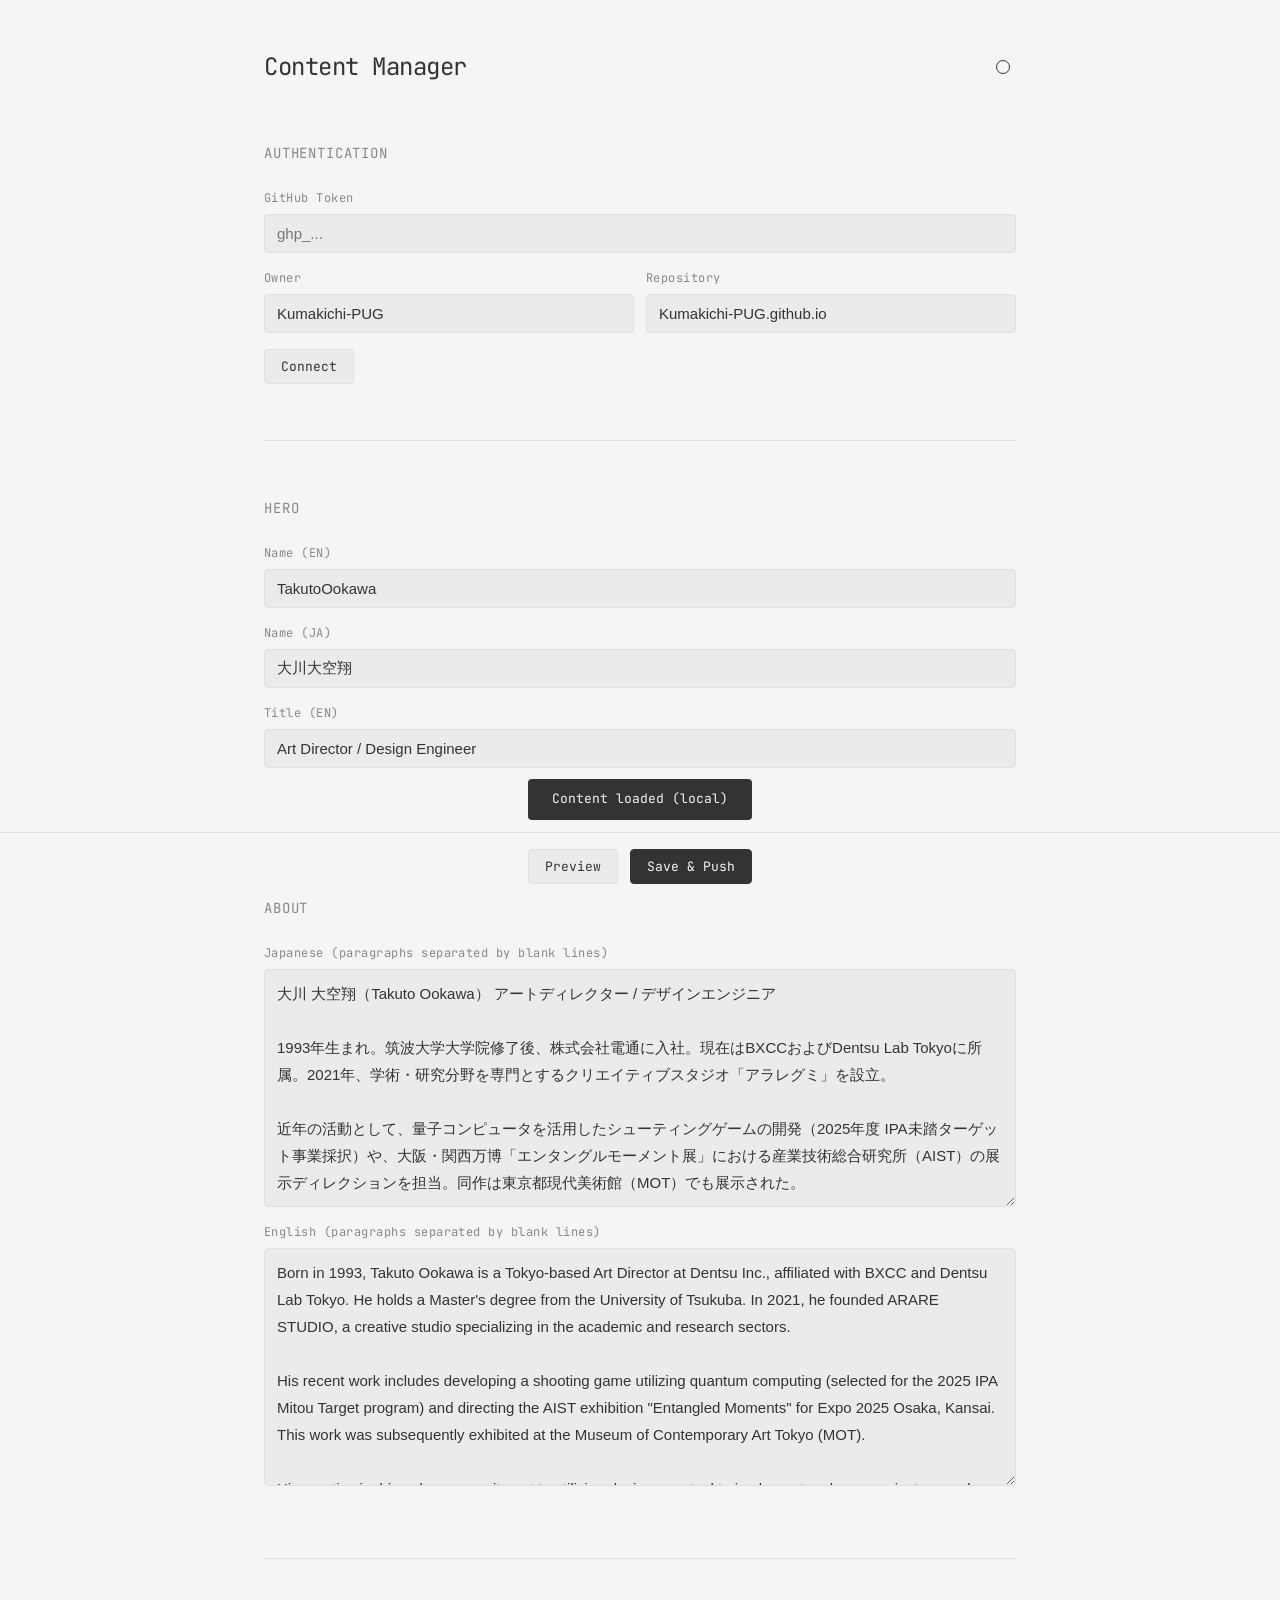
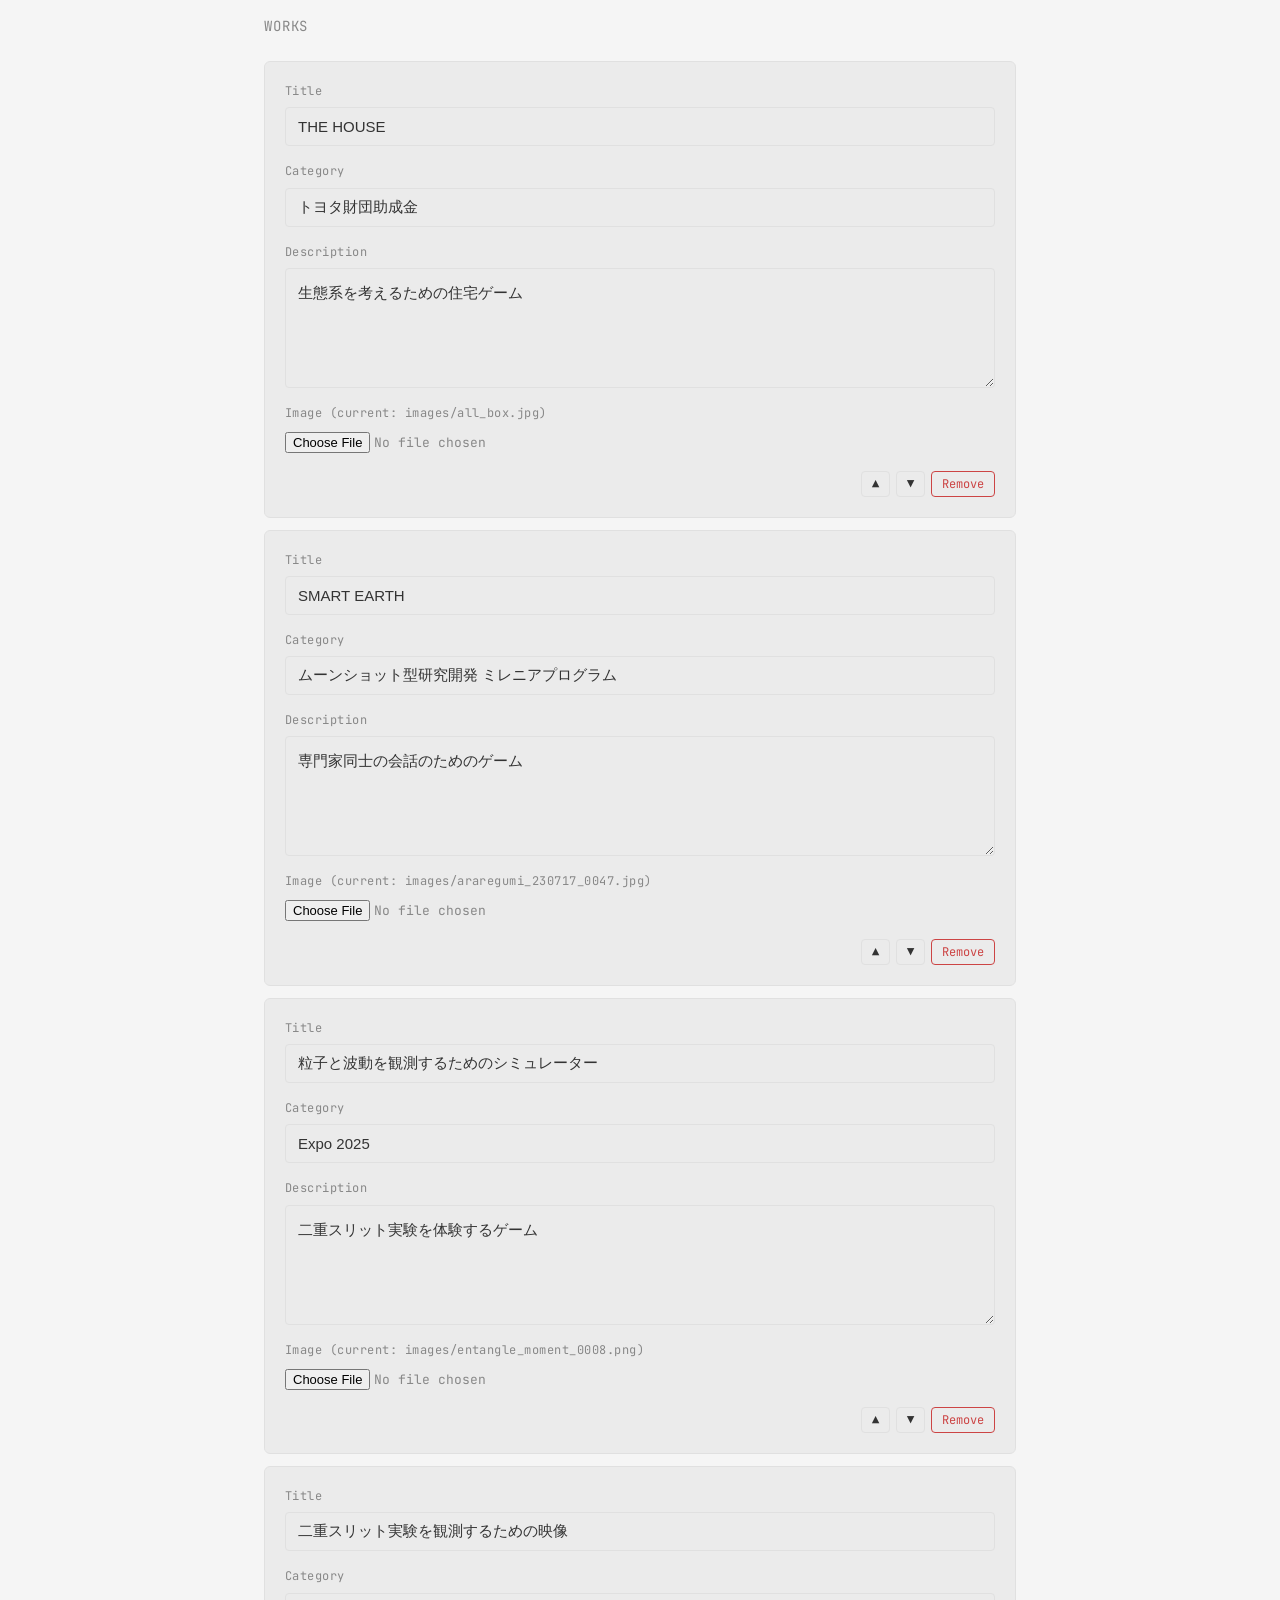
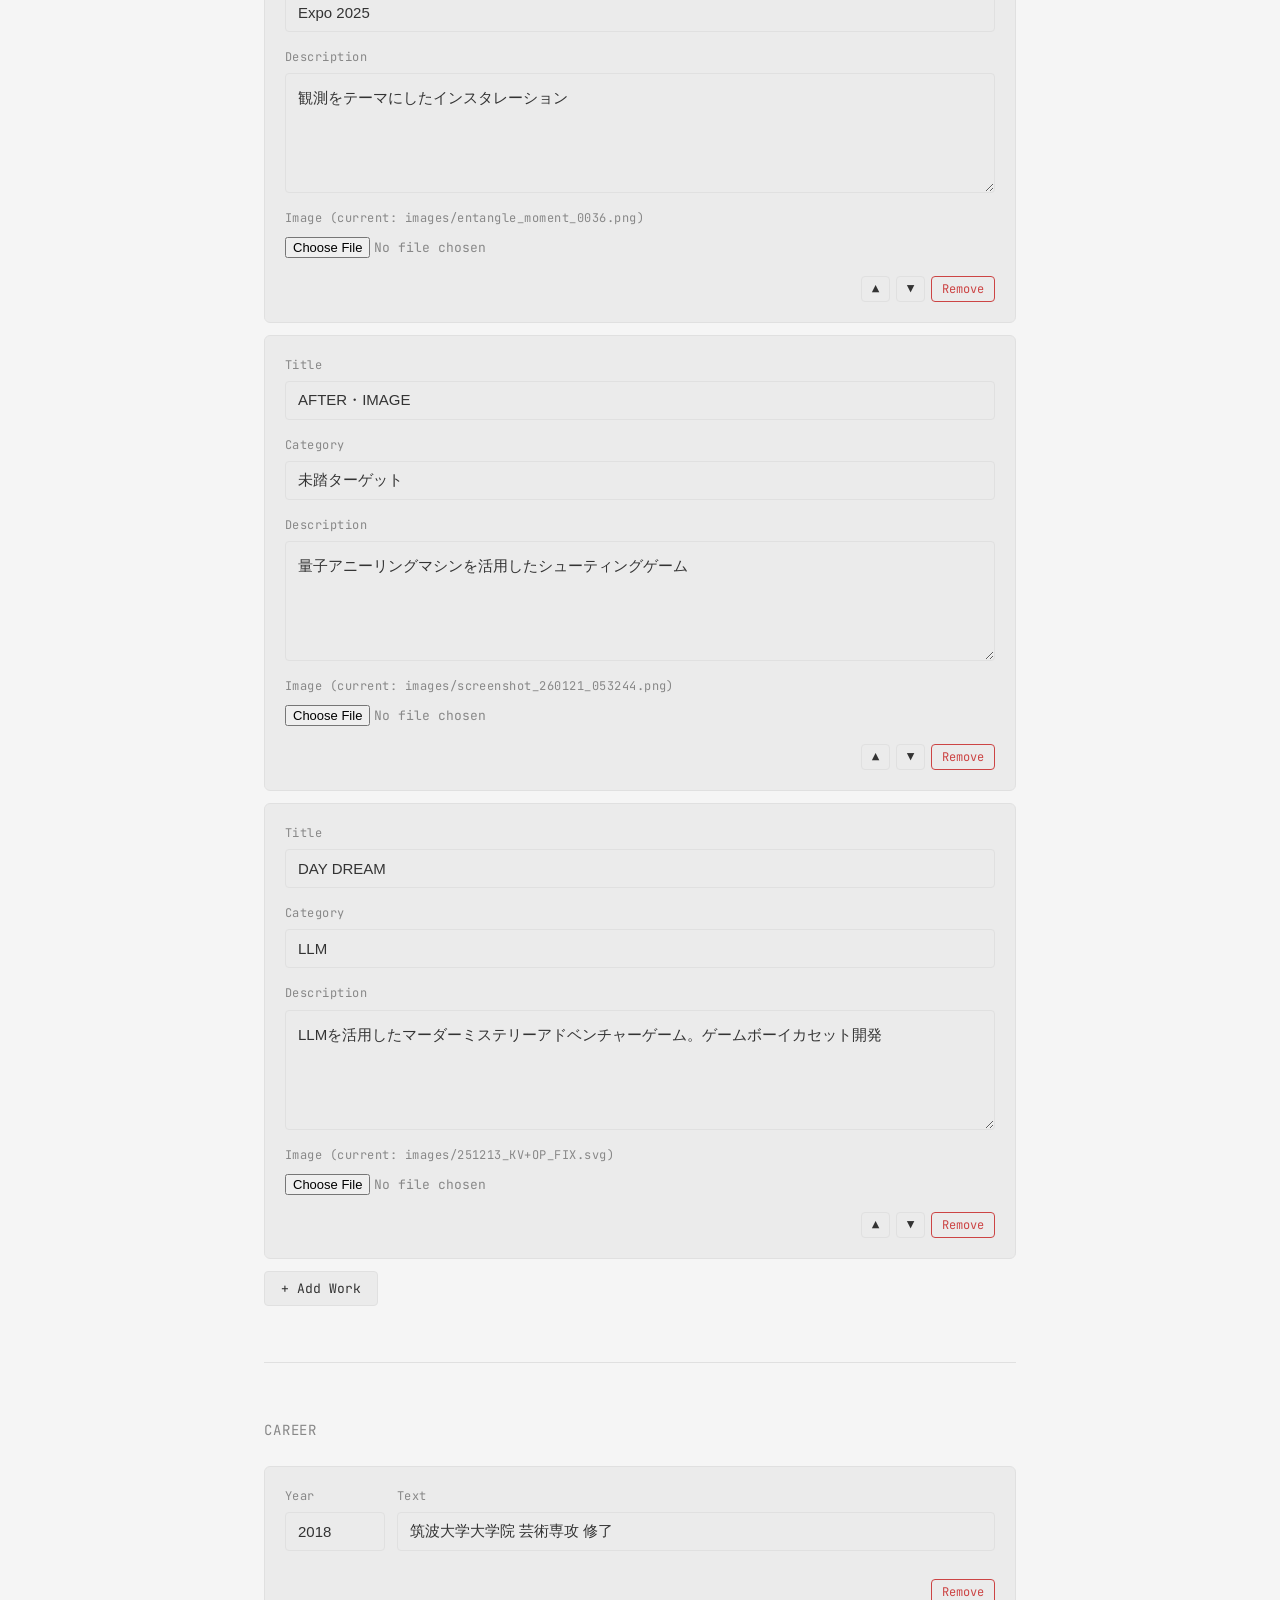
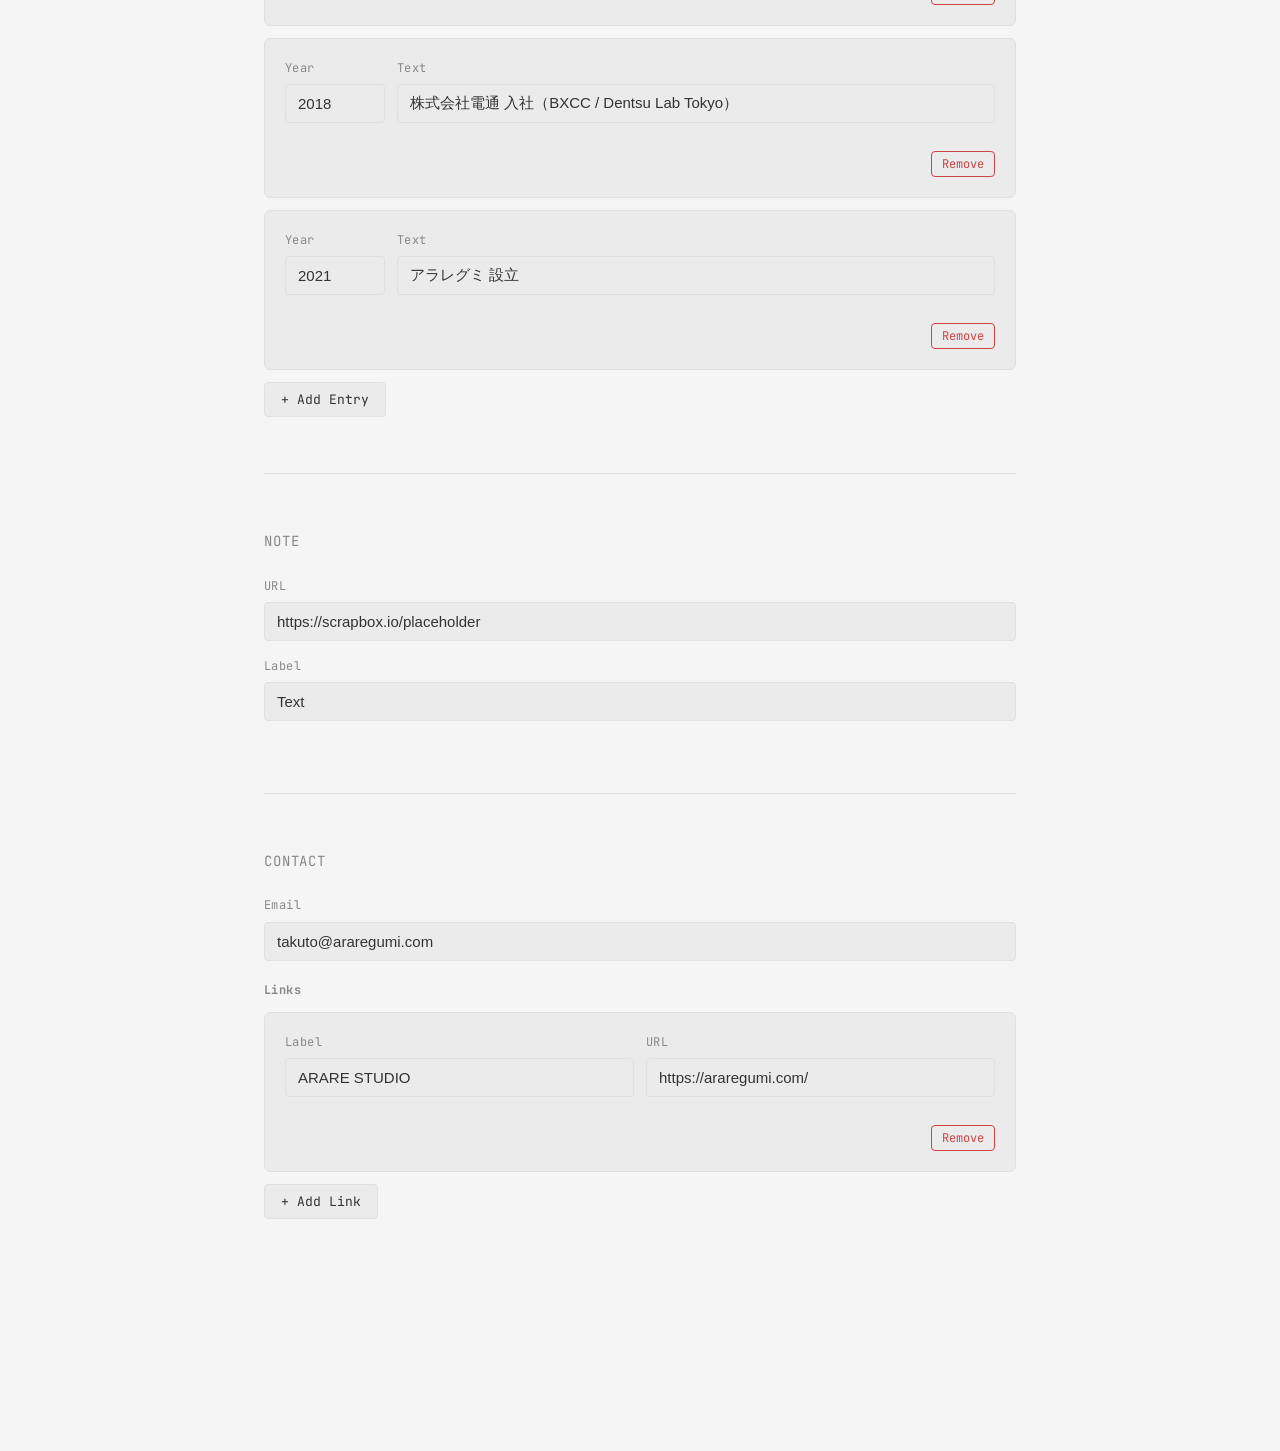
<file: admin/index.html>
<!DOCTYPE html>
<html lang="en">
<head>
  <meta charset="UTF-8">
  <meta name="viewport" content="width=device-width, initial-scale=1.0">
  <title>Content Manager</title>
  <link rel="preconnect" href="https://fonts.googleapis.com">
  <link rel="preconnect" href="https://fonts.gstatic.com" crossorigin>
  <link href="https://fonts.googleapis.com/css2?family=JetBrains+Mono:wght@300;400;500&display=swap" rel="stylesheet">
  <style>
    /* ── Tokens ── */
    :root {
      --bg: #F5F5F5;
      --text: #333333;
      --text-sub: #888888;
      --rule: #E0E0E0;
      --surface: #EBEBEB;
      --font-sans: -apple-system, BlinkMacSystemFont, "Hiragino Kaku Gothic ProN",
        "Noto Sans JP", "Segoe UI", sans-serif;
      --font-mono: "JetBrains Mono", ui-monospace, SFMono-Regular, monospace;
    }
    [data-theme="dark"] {
      --bg: #111111;
      --text: #E0E0E0;
      --text-sub: #777777;
      --rule: #2A2A2A;
      --surface: #1A1A1A;
    }

    /* ── Reset ── */
    *, *::before, *::after { margin: 0; padding: 0; box-sizing: border-box; }
    html { font-size: 16px; -webkit-font-smoothing: antialiased; }
    body {
      font-family: var(--font-sans);
      background: var(--bg);
      color: var(--text);
      line-height: 1.6;
      transition: background 0.3s, color 0.3s;
    }

    /* ── Layout ── */
    .wrap {
      max-width: 800px;
      margin: 0 auto;
      padding: 48px 24px 120px;
    }

    /* ── Header ── */
    .header {
      display: flex;
      justify-content: space-between;
      align-items: center;
      margin-bottom: 56px;
    }
    .header h1 {
      font-family: var(--font-mono);
      font-size: 1.5rem;
      font-weight: 400;
      letter-spacing: -0.02em;
    }
    .theme-toggle {
      appearance: none;
      border: none;
      background: none;
      cursor: pointer;
      width: 20px;
      height: 20px;
    }
    .theme-toggle__icon {
      display: block;
      width: 14px;
      height: 14px;
      border-radius: 50%;
      border: 1.5px solid var(--text);
      transition: background 0.3s;
    }
    [data-theme="dark"] .theme-toggle__icon {
      background: var(--text);
    }

    /* ── Sections ── */
    .cms-section {
      margin-bottom: 56px;
      padding-bottom: 56px;
      border-bottom: 1px solid var(--rule);
    }
    .cms-section:last-of-type {
      border-bottom: none;
    }
    .cms-section h2 {
      font-family: var(--font-mono);
      font-size: 0.875rem;
      font-weight: 400;
      letter-spacing: 0.06em;
      text-transform: uppercase;
      color: var(--text-sub);
      margin-bottom: 24px;
    }

    /* ── Form elements ── */
    label {
      display: block;
      font-size: 0.75rem;
      font-family: var(--font-mono);
      color: var(--text-sub);
      margin-bottom: 6px;
      letter-spacing: 0.04em;
    }
    input[type="text"],
    input[type="password"],
    input[type="email"],
    input[type="url"],
    textarea {
      display: block;
      width: 100%;
      padding: 10px 12px;
      font-family: var(--font-sans);
      font-size: 0.9375rem;
      color: var(--text);
      background: var(--surface);
      border: 1px solid var(--rule);
      border-radius: 4px;
      outline: none;
      transition: border-color 0.2s;
    }
    input:focus, textarea:focus {
      border-color: var(--text-sub);
    }
    textarea {
      resize: vertical;
      min-height: 120px;
      line-height: 1.8;
    }
    .field {
      margin-bottom: 16px;
    }
    .field-row {
      display: flex;
      gap: 12px;
    }
    .field-row .field {
      flex: 1;
    }

    /* ── Buttons ── */
    .btn {
      display: inline-flex;
      align-items: center;
      gap: 6px;
      padding: 8px 16px;
      font-family: var(--font-mono);
      font-size: 0.8125rem;
      font-weight: 400;
      color: var(--text);
      background: var(--surface);
      border: 1px solid var(--rule);
      border-radius: 4px;
      cursor: pointer;
      transition: border-color 0.2s, background 0.2s;
    }
    .btn:hover {
      border-color: var(--text-sub);
    }
    .btn--primary {
      background: var(--text);
      color: var(--bg);
      border-color: var(--text);
    }
    .btn--primary:hover {
      opacity: 0.85;
    }
    .btn--danger {
      color: #c44;
      border-color: #c44;
    }
    .btn--danger:hover {
      background: #c44;
      color: #fff;
    }
    .btn--sm {
      padding: 4px 10px;
      font-size: 0.75rem;
    }

    /* ── Repeater items ── */
    .repeater-item {
      background: var(--surface);
      border: 1px solid var(--rule);
      border-radius: 6px;
      padding: 20px;
      margin-bottom: 12px;
      position: relative;
    }
    .repeater-item .item-actions {
      display: flex;
      gap: 6px;
      justify-content: flex-end;
      margin-top: 12px;
    }

    /* ── Action bar ── */
    .action-bar {
      position: fixed;
      bottom: 0;
      left: 0;
      right: 0;
      background: var(--bg);
      border-top: 1px solid var(--rule);
      padding: 16px 24px;
      display: flex;
      justify-content: center;
      gap: 12px;
      z-index: 20;
    }

    /* ── Status toast ── */
    .status-toast {
      position: fixed;
      bottom: 80px;
      left: 50%;
      transform: translateX(-50%);
      background: var(--text);
      color: var(--bg);
      font-family: var(--font-mono);
      font-size: 0.8125rem;
      padding: 10px 24px;
      border-radius: 4px;
      opacity: 0;
      transition: opacity 0.3s;
      pointer-events: none;
      z-index: 30;
    }
    .status-toast.visible {
      opacity: 1;
    }

    /* ── File input ── */
    input[type="file"] {
      font-family: var(--font-mono);
      font-size: 0.8125rem;
      color: var(--text-sub);
    }
  </style>
</head>
<body>

<div class="wrap">
  <!-- Header -->
  <div class="header">
    <h1>Content Manager</h1>
    <button class="theme-toggle" type="button" aria-label="Toggle theme">
      <span class="theme-toggle__icon"></span>
    </button>
  </div>

  <!-- Auth -->
  <div class="cms-section">
    <h2>Authentication</h2>
    <div class="field">
      <label for="gh-token">GitHub Token</label>
      <input type="password" id="gh-token" placeholder="ghp_...">
    </div>
    <div class="field-row">
      <div class="field">
        <label for="repo-owner">Owner</label>
        <input type="text" id="repo-owner" value="Kumakichi-PUG">
      </div>
      <div class="field">
        <label for="repo-name">Repository</label>
        <input type="text" id="repo-name" value="Kumakichi-PUG.github.io">
      </div>
    </div>
    <button class="btn" id="btn-connect">Connect</button>
  </div>

  <!-- Hero -->
  <div class="cms-section">
    <h2>Hero</h2>
    <div class="field">
      <label for="hero-name-en">Name (EN)</label>
      <input type="text" id="hero-name-en">
    </div>
    <div class="field">
      <label for="hero-name-ja">Name (JA)</label>
      <input type="text" id="hero-name-ja">
    </div>
    <div class="field">
      <label for="hero-title-en">Title (EN)</label>
      <input type="text" id="hero-title-en">
    </div>
  </div>

  <!-- About -->
  <div class="cms-section">
    <h2>About</h2>
    <div class="field">
      <label for="about-ja">Japanese (paragraphs separated by blank lines)</label>
      <textarea id="about-ja" rows="8"></textarea>
    </div>
    <div class="field">
      <label for="about-en">English (paragraphs separated by blank lines)</label>
      <textarea id="about-en" rows="8"></textarea>
    </div>
  </div>

  <!-- Works -->
  <div class="cms-section">
    <h2>Works</h2>
    <div id="works-container"></div>
    <button class="btn" id="btn-add-work">+ Add Work</button>
  </div>

  <!-- Career -->
  <div class="cms-section">
    <h2>Career</h2>
    <div id="career-container"></div>
    <button class="btn" id="btn-add-career">+ Add Entry</button>
  </div>

  <!-- Note -->
  <div class="cms-section">
    <h2>Note</h2>
    <div class="field">
      <label for="note-url">URL</label>
      <input type="url" id="note-url">
    </div>
    <div class="field">
      <label for="note-label">Label</label>
      <input type="text" id="note-label">
    </div>
  </div>

  <!-- Contact -->
  <div class="cms-section">
    <h2>Contact</h2>
    <div class="field">
      <label for="contact-email">Email</label>
      <input type="email" id="contact-email">
    </div>
    <h3 style="font-size:0.75rem;font-family:var(--font-mono);color:var(--text-sub);margin:20px 0 12px;letter-spacing:0.04em;">Links</h3>
    <div id="links-container"></div>
    <button class="btn" id="btn-add-link">+ Add Link</button>
  </div>
</div>

<!-- Action bar -->
<div class="action-bar">
  <button class="btn" id="btn-preview">Preview</button>
  <button class="btn btn--primary" id="btn-save">Save &amp; Push</button>
</div>

<!-- Status toast -->
<div class="status-toast" id="status-toast"></div>

<script>
  /* ── Theme toggle ── */
  (function() {
    const saved = localStorage.getItem('theme');
    if (saved) {
      document.documentElement.setAttribute('data-theme', saved);
    } else if (window.matchMedia('(prefers-color-scheme: dark)').matches) {
      document.documentElement.setAttribute('data-theme', 'dark');
    }
    document.querySelector('.theme-toggle').addEventListener('click', () => {
      const cur = document.documentElement.getAttribute('data-theme');
      const next = cur === 'dark' ? 'light' : 'dark';
      document.documentElement.setAttribute('data-theme', next);
      localStorage.setItem('theme', next);
    });
  })();

  /* ── Status toast ── */
  function showStatus(msg) {
    const el = document.getElementById('status-toast');
    el.textContent = msg;
    el.classList.add('visible');
    setTimeout(() => el.classList.remove('visible'), 3000);
  }

  /* ── Auth ── */
  const tokenInput = document.getElementById('gh-token');
  const storedToken = localStorage.getItem('gh_token');
  if (storedToken) tokenInput.value = storedToken;

  document.getElementById('btn-connect').addEventListener('click', async () => {
    const token = tokenInput.value.trim();
    if (!token) { showStatus('Token is required'); return; }
    localStorage.setItem('gh_token', token);
    try {
      const res = await fetch('https://api.github.com/user', {
        headers: { 'Authorization': 'token ' + token }
      });
      if (res.ok) {
        const user = await res.json();
        showStatus('Connected as ' + user.login);
        loadContent();
      } else {
        showStatus('Auth failed');
      }
    } catch (e) {
      showStatus('Connection error');
    }
  });

  /* ── Work item template ── */
  function createWorkItem(work) {
    const div = document.createElement('div');
    div.className = 'repeater-item';
    div.innerHTML = `
      <div class="field">
        <label>Title</label>
        <input type="text" class="work-title" value="${esc(work.title || '')}">
      </div>
      <div class="field">
        <label>Category</label>
        <input type="text" class="work-category" value="${esc(work.category || '')}">
      </div>
      <div class="field">
        <label>Description</label>
        <textarea class="work-desc" rows="2">${esc(work.description || '')}</textarea>
      </div>
      <div class="field">
        <label>Image${work.image ? ' (current: ' + esc(work.image) + ')' : ''}</label>
        <input type="file" class="work-image" accept="image/*">
        <input type="hidden" class="work-image-val" value="${esc(work.image || '')}">
      </div>
      <div class="item-actions">
        <button class="btn btn--sm btn-move-up" title="Move up">&#9650;</button>
        <button class="btn btn--sm btn-move-down" title="Move down">&#9660;</button>
        <button class="btn btn--sm btn--danger btn-remove-work">Remove</button>
      </div>
    `;

    // File upload handler
    div.querySelector('.work-image').addEventListener('change', async (e) => {
      const file = e.target.files[0];
      if (!file) return;
      showStatus('Uploading ' + file.name + '...');
      const path = await uploadImage(file);
      if (path) {
        const imgPath = 'images/' + file.name;
        div.querySelector('.work-image-val').value = imgPath;
        div.querySelector('label').textContent = 'Image (current: ' + imgPath + ')';
        showStatus('Uploaded ' + file.name);
      }
    });

    // Move up
    div.querySelector('.btn-move-up').addEventListener('click', () => {
      const container = div.parentNode;
      const prev = div.previousElementSibling;
      if (prev) container.insertBefore(div, prev);
    });

    // Move down
    div.querySelector('.btn-move-down').addEventListener('click', () => {
      const container = div.parentNode;
      const next = div.nextElementSibling;
      if (next) container.insertBefore(next, div);
    });

    // Remove
    div.querySelector('.btn-remove-work').addEventListener('click', () => {
      div.remove();
    });

    return div;
  }

  /* ── Career item template ── */
  function createCareerItem(entry) {
    const div = document.createElement('div');
    div.className = 'repeater-item';
    div.innerHTML = `
      <div class="field-row">
        <div class="field" style="flex:0 0 100px">
          <label>Year</label>
          <input type="text" class="career-year" value="${esc(entry.year || '')}">
        </div>
        <div class="field">
          <label>Text</label>
          <input type="text" class="career-text" value="${esc(entry.text || '')}">
        </div>
      </div>
      <div class="item-actions">
        <button class="btn btn--sm btn--danger btn-remove-career">Remove</button>
      </div>
    `;
    div.querySelector('.btn-remove-career').addEventListener('click', () => div.remove());
    return div;
  }

  /* ── Link item template ── */
  function createLinkItem(link) {
    const div = document.createElement('div');
    div.className = 'repeater-item';
    div.innerHTML = `
      <div class="field-row">
        <div class="field">
          <label>Label</label>
          <input type="text" class="link-label" value="${esc(link.label || '')}">
        </div>
        <div class="field">
          <label>URL</label>
          <input type="url" class="link-url" value="${esc(link.url || '')}">
        </div>
      </div>
      <div class="item-actions">
        <button class="btn btn--sm btn--danger btn-remove-link">Remove</button>
      </div>
    `;
    div.querySelector('.btn-remove-link').addEventListener('click', () => div.remove());
    return div;
  }

  /* ── Escape HTML helper ── */
  function esc(str) {
    const d = document.createElement('div');
    d.textContent = str;
    return d.innerHTML.replace(/"/g, '&quot;');
  }

  /* ── Add buttons ── */
  document.getElementById('btn-add-work').addEventListener('click', () => {
    document.getElementById('works-container').appendChild(createWorkItem({}));
  });
  document.getElementById('btn-add-career').addEventListener('click', () => {
    document.getElementById('career-container').appendChild(createCareerItem({}));
  });
  document.getElementById('btn-add-link').addEventListener('click', () => {
    document.getElementById('links-container').appendChild(createLinkItem({}));
  });

  /* ── Load content from repo ── */
  async function loadContent() {
    const token = localStorage.getItem('gh_token');
    const owner = document.getElementById('repo-owner').value;
    const repo = document.getElementById('repo-name').value;

    try {
      const res = await fetch(`https://api.github.com/repos/${owner}/${repo}/contents/content.json`, {
        headers: token ? { 'Authorization': 'token ' + token } : {}
      });
      if (!res.ok) { showStatus('Could not load content.json'); return; }
      const fileData = await res.json();
      const data = JSON.parse(decodeURIComponent(escape(atob(fileData.content))));
      populateForm(data);
      showStatus('Content loaded');
    } catch (e) {
      // Fallback: try fetching locally
      try {
        const res = await fetch('../content.json');
        const data = await res.json();
        populateForm(data);
        showStatus('Content loaded (local)');
      } catch (e2) {
        showStatus('Failed to load content');
      }
    }
  }

  /* ── Populate form from data ── */
  function populateForm(data) {
    // Hero
    document.getElementById('hero-name-en').value = data.hero.name_en || '';
    document.getElementById('hero-name-ja').value = data.hero.name_ja || '';
    document.getElementById('hero-title-en').value = data.hero.title_en || '';

    // About
    document.getElementById('about-ja').value = (data.about.ja || []).join('\n\n');
    document.getElementById('about-en').value = (data.about.en || []).join('\n\n');

    // Works
    const wc = document.getElementById('works-container');
    wc.innerHTML = '';
    (data.works || []).forEach(w => wc.appendChild(createWorkItem(w)));

    // Career
    const cc = document.getElementById('career-container');
    cc.innerHTML = '';
    (data.career || []).forEach(c => cc.appendChild(createCareerItem(c)));

    // Note
    document.getElementById('note-url').value = data.note.url || '';
    document.getElementById('note-label').value = data.note.label || '';

    // Contact
    document.getElementById('contact-email').value = data.contact.email || '';
    const lc = document.getElementById('links-container');
    lc.innerHTML = '';
    (data.contact.links || []).forEach(l => lc.appendChild(createLinkItem(l)));
  }

  /* ── Build content JSON from form ── */
  function buildContentFromForm() {
    const parseParas = (val) => val.split(/\n\s*\n/).map(s => s.trim()).filter(Boolean);

    const works = [];
    document.querySelectorAll('#works-container .repeater-item').forEach(item => {
      const rawImg = item.querySelector('.work-image-val').value.trim();
      let img = rawImg;
      if (img && !img.startsWith('images/')) {
        img = 'images/' + img;
      }
      works.push({
        title: item.querySelector('.work-title').value,
        category: item.querySelector('.work-category').value,
        description: item.querySelector('.work-desc').value,
        image: img
      });
    });

    const career = [];
    document.querySelectorAll('#career-container .repeater-item').forEach(item => {
      career.push({
        year: item.querySelector('.career-year').value,
        text: item.querySelector('.career-text').value
      });
    });

    const links = [];
    document.querySelectorAll('#links-container .repeater-item').forEach(item => {
      links.push({
        label: item.querySelector('.link-label').value,
        url: item.querySelector('.link-url').value
      });
    });

    return {
      hero: {
        name_en: document.getElementById('hero-name-en').value,
        name_ja: document.getElementById('hero-name-ja').value,
        title_en: document.getElementById('hero-title-en').value
      },
      about: {
        ja: parseParas(document.getElementById('about-ja').value),
        en: parseParas(document.getElementById('about-en').value)
      },
      works: works,
      career: career,
      note: {
        url: document.getElementById('note-url').value,
        label: document.getElementById('note-label').value
      },
      contact: {
        email: document.getElementById('contact-email').value,
        links: links
      }
    };
  }

  /* ── Image upload via GitHub API ── */
  async function uploadImage(file) {
    const token = localStorage.getItem('gh_token');
    const owner = document.getElementById('repo-owner').value;
    const repo = document.getElementById('repo-name').value;
    const path = `images/${file.name}`;

    return new Promise((resolve) => {
      const reader = new FileReader();
      reader.readAsDataURL(file);
      reader.onload = async () => {
        const base64 = reader.result.split(',')[1];

        let sha;
        try {
          const existing = await fetch(`https://api.github.com/repos/${owner}/${repo}/contents/${path}`, {
            headers: { 'Authorization': 'token ' + token }
          });
          if (existing.ok) {
            sha = (await existing.json()).sha;
          }
        } catch (e) {}

        const body = {
          message: `Upload ${file.name}`,
          content: base64,
          ...(sha && { sha })
        };

        try {
          const res = await fetch(`https://api.github.com/repos/${owner}/${repo}/contents/${path}`, {
            method: 'PUT',
            headers: {
              'Authorization': 'token ' + token,
              'Content-Type': 'application/json'
            },
            body: JSON.stringify(body)
          });

          if (res.ok) {
            resolve(`images/${file.name}`);
          } else {
            showStatus('Image upload failed');
            resolve(null);
          }
        } catch (e) {
          showStatus('Image upload error');
          resolve(null);
        }
      };
    });
  }

  /* ── Save to GitHub ── */
  async function saveToGitHub() {
    const token = localStorage.getItem('gh_token');
    if (!token) { showStatus('Connect to GitHub first'); return; }

    const owner = document.getElementById('repo-owner').value;
    const repo = document.getElementById('repo-name').value;

    showStatus('Saving...');

    try {
      // 1. Get current file SHA
      const fileRes = await fetch(`https://api.github.com/repos/${owner}/${repo}/contents/content.json`, {
        headers: { 'Authorization': 'token ' + token }
      });
      const fileData = await fileRes.json();
      const sha = fileData.sha;

      // 2. Build content.json from form
      const content = buildContentFromForm();

      // 3. PUT to update file
      const res = await fetch(`https://api.github.com/repos/${owner}/${repo}/contents/content.json`, {
        method: 'PUT',
        headers: {
          'Authorization': 'token ' + token,
          'Content-Type': 'application/json'
        },
        body: JSON.stringify({
          message: 'Update content via CMS',
          content: btoa(unescape(encodeURIComponent(JSON.stringify(content, null, 2)))),
          sha: sha
        })
      });

      if (res.ok) {
        showStatus('Saved successfully');
      } else {
        showStatus('Save failed: ' + (await res.json()).message);
      }
    } catch (e) {
      showStatus('Save error: ' + e.message);
    }
  }

  /* ── Preview ── */
  document.getElementById('btn-preview').addEventListener('click', () => {
    const content = buildContentFromForm();
    sessionStorage.setItem('preview_content', JSON.stringify(content));
    window.open('../index.html', '_blank');
  });

  /* ── Save ── */
  document.getElementById('btn-save').addEventListener('click', saveToGitHub);

  /* ── Initial load ── */
  loadContent();
</script>
</body>
</html>
</file>
